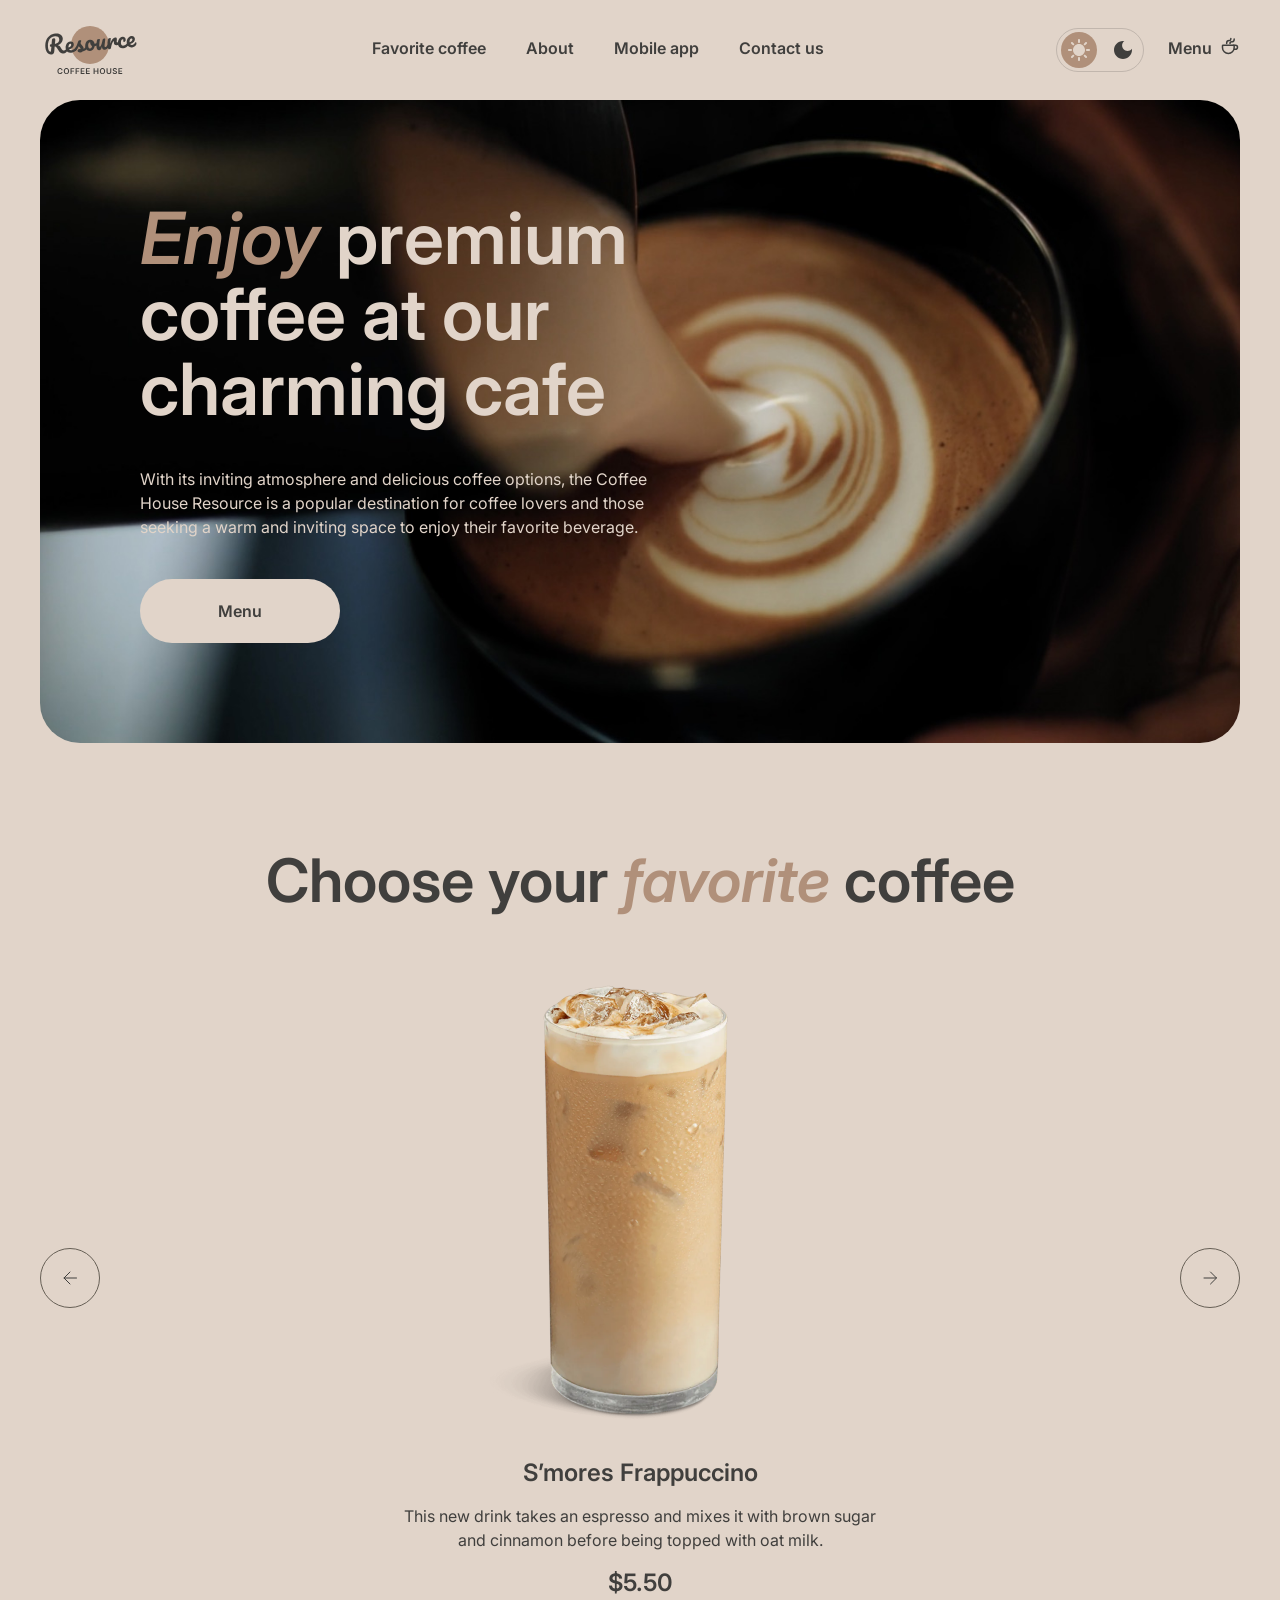
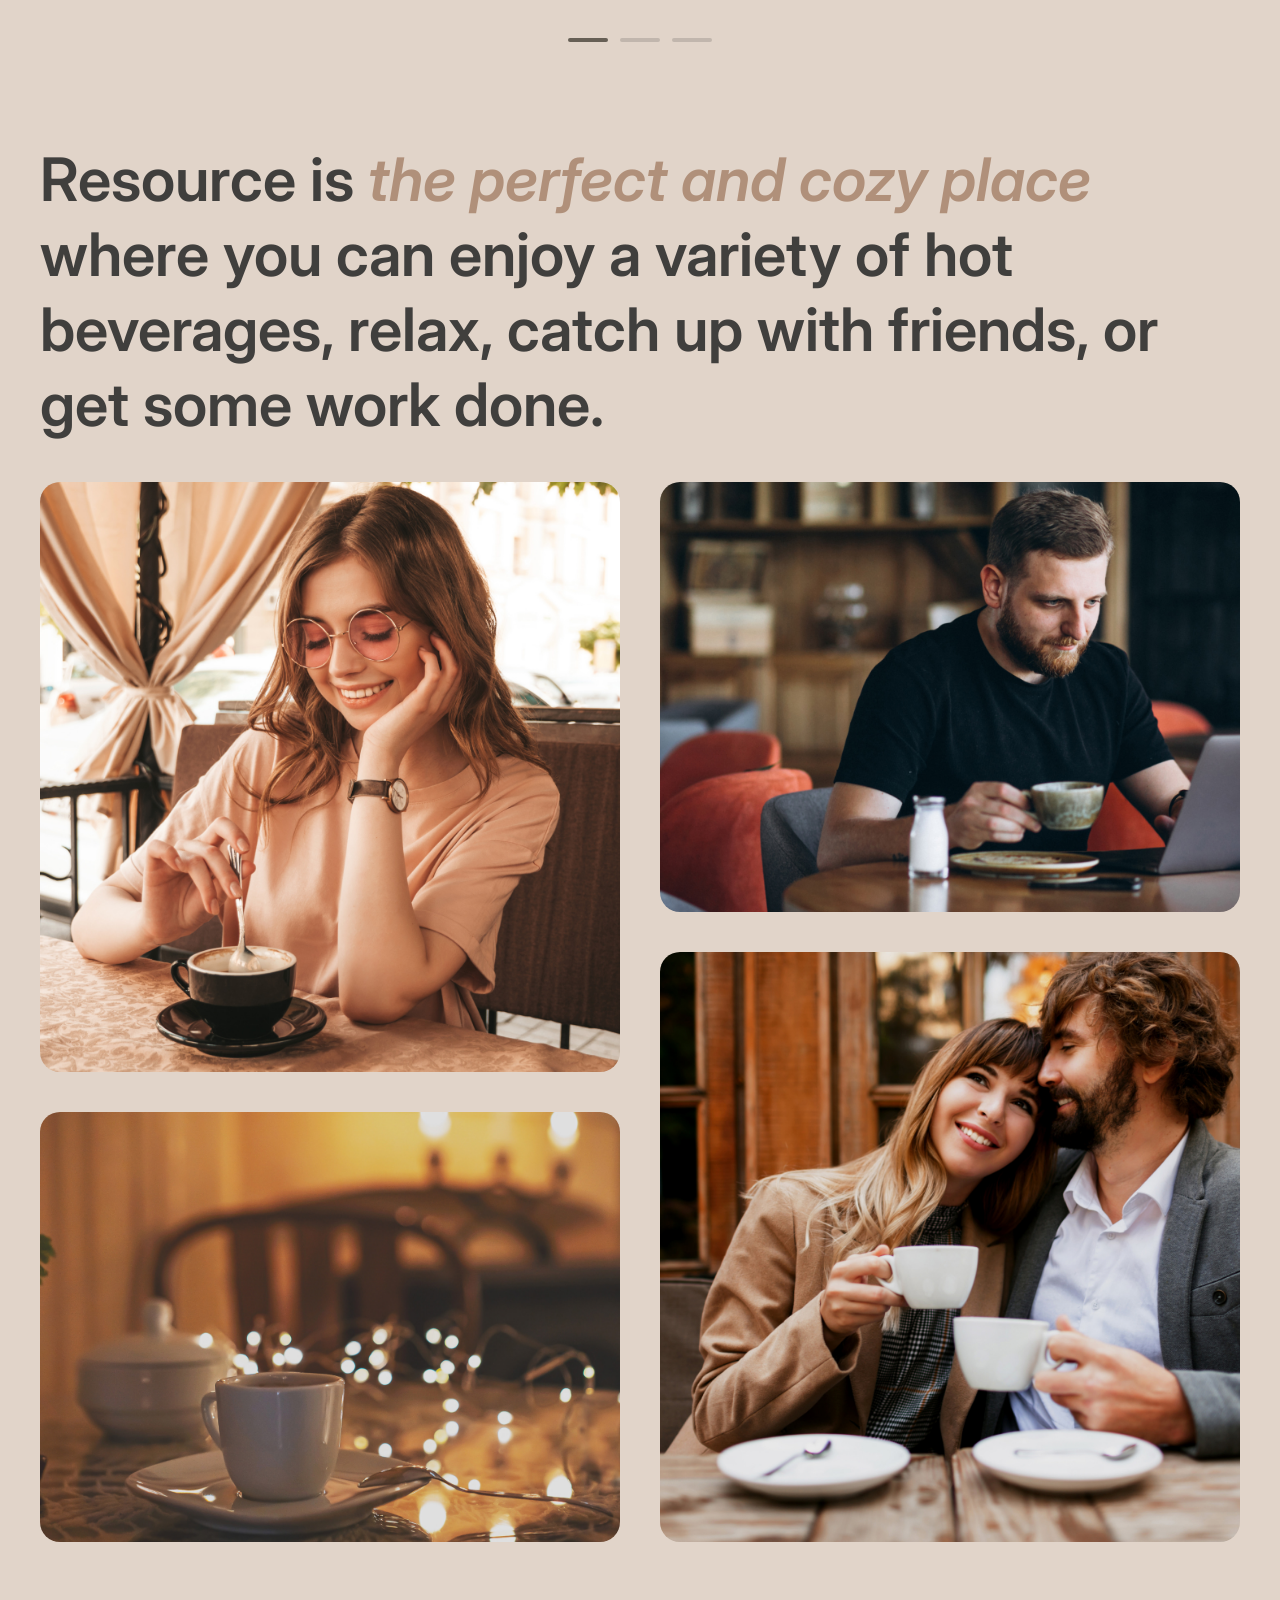
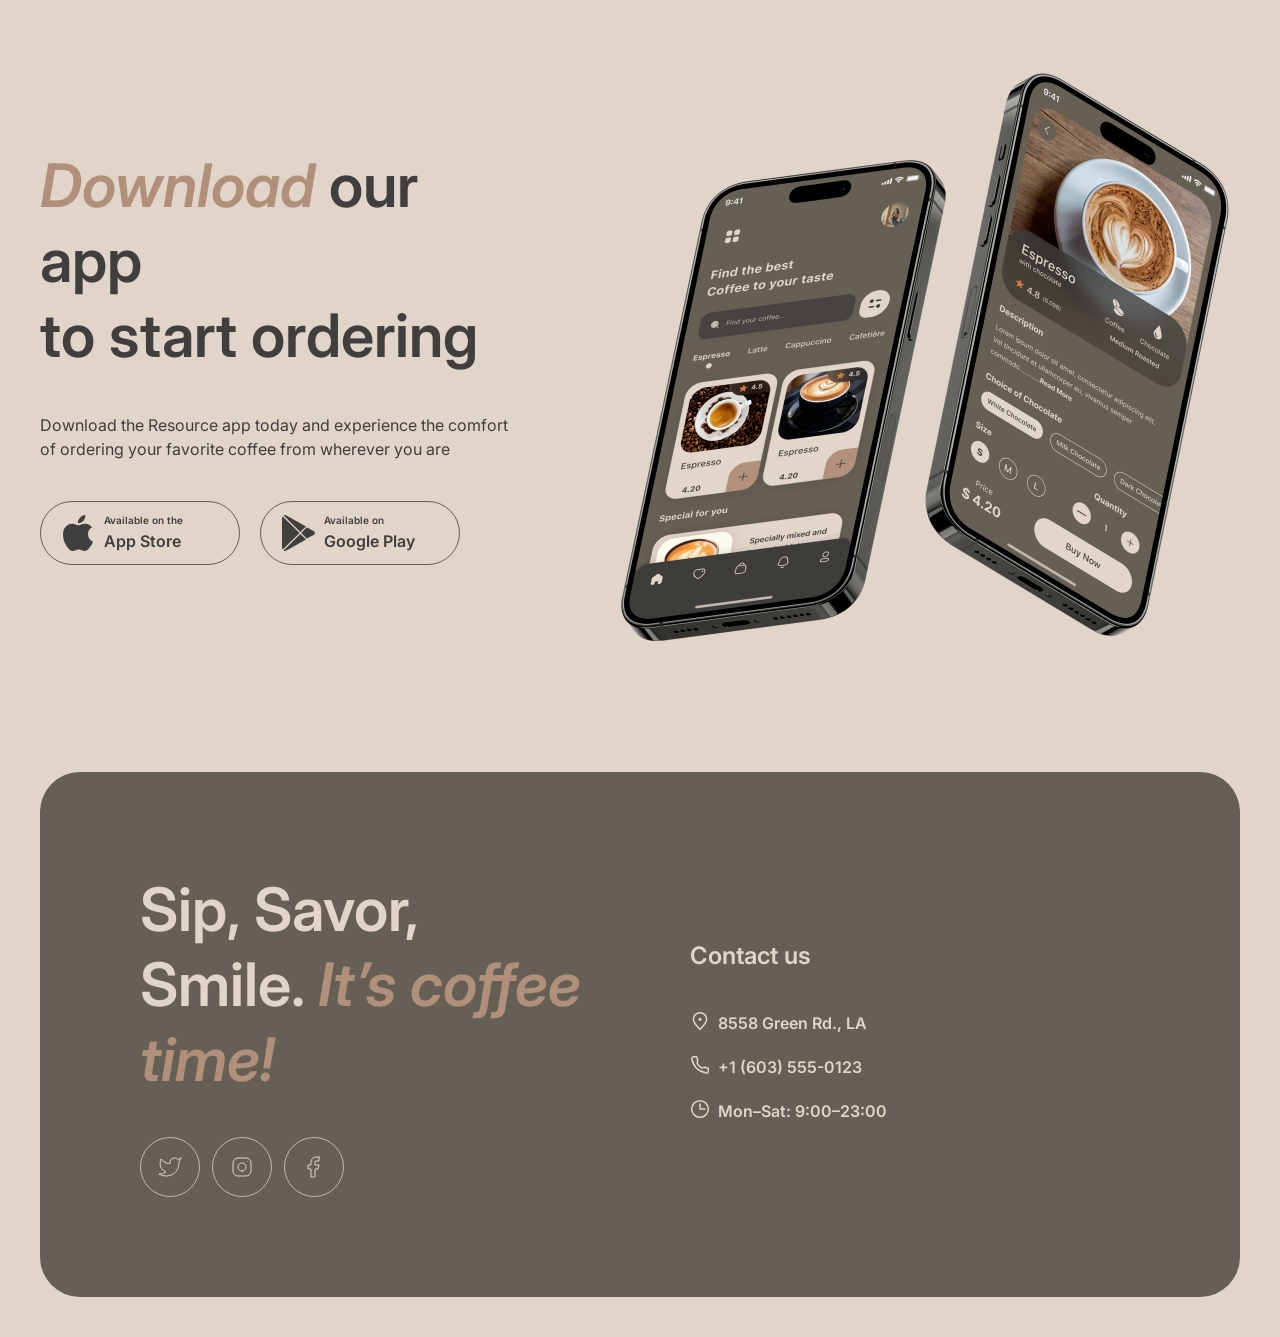
<file: index.html>
<!DOCTYPE html>
<html lang="en">
<head>
  <meta charset="UTF-8">
  <meta name="viewport" content="width=device-width, initial-scale=1.0">
  <meta name="description" content="Coffee House Resource — premium coffee in a cozy cafe">
  <title>Coffee House Resource</title>
  <link rel="icon" href="assets/icons/favicon.svg" type="image/svg+xml">
  <link rel="preconnect" href="https://fonts.googleapis.com">
  <link rel="preconnect" href="https://fonts.gstatic.com" crossorigin>
  <link href="https://fonts.googleapis.com/css2?family=Inter:ital,wght@0,400;0,600;1,600&display=swap" rel="stylesheet">
  <link rel="stylesheet" href="css/style.css">
  <script src="js/theme.js"></script>
  <script type="module" src="js/burger.js"></script>
  <script type="module" src="js/slider.js"></script>
</head>
<body>
  <header class="header container">
    <a class="logo" href="index.html" aria-label="Coffee House Resource — home">
      <img class="logo__img logo__img--light" src="assets/icons/logo.svg" width="100" height="60" alt="">
      <img class="logo__img logo__img--dark" src="assets/icons/logo-dark.svg" width="100" height="60" alt="">
    </a>
    <nav class="nav" id="main-nav" aria-label="Main navigation">
      <ul class="nav__list">
        <li><a class="link" href="#favorite-coffee">Favorite coffee</a></li>
        <li><a class="link" href="#about">About</a></li>
        <li><a class="link" href="#mobile-app">Mobile app</a></li>
        <li><a class="link" href="#contacts">Contact us</a></li>
        <li class="nav__item--mobile"><a class="link" href="menu.html">Menu <span class="icon icon-coffee-cup" aria-hidden="true"></span></a></li>
      </ul>
    </nav>
    <div class="header__actions">
      <button class="theme-switch" type="button" role="switch" aria-checked="false" aria-label="Dark theme">
        <span class="theme-switch__option theme-switch__option--light"><span class="icon icon-sun" aria-hidden="true"></span></span>
        <span class="theme-switch__option theme-switch__option--dark"><span class="icon icon-moon" aria-hidden="true"></span></span>
      </button>
      <nav class="header__menu-nav" aria-label="Menu page">
        <a class="link header__menu-link" href="menu.html">Menu <span class="icon icon-coffee-cup" aria-hidden="true"></span></a>
      </nav>
      <button class="burger" type="button" aria-label="Open menu" aria-expanded="false" aria-controls="main-nav">
        <span class="burger__line" aria-hidden="true"></span>
        <span class="burger__line" aria-hidden="true"></span>
      </button>
    </div>
  </header>

  <main>
    <section class="hero container">
      <div class="hero__inner">
        <img class="hero__bg" src="assets/img/hero.jpg" width="1440" height="745" alt="">
        <div class="hero__content">
          <h1 class="heading-1 hero__title"><span class="accent">Enjoy</span> premium coffee at our charming cafe</h1>
          <p class="hero__text">With its inviting atmosphere and delicious coffee options, the Coffee House Resource is a popular destination for coffee lovers and those seeking a warm and inviting space to enjoy their favorite beverage.</p>
          <a class="button-primary" href="menu.html">Menu <span class="icon icon-coffee-cup" aria-hidden="true"></span></a>
        </div>
      </div>
    </section>

    <section class="favorite container" id="favorite-coffee">
      <h2 class="heading-2 favorite__title">Choose your <span class="accent">favorite</span> coffee</h2>
      <div class="slider">
        <div class="slider__row">
          <button class="button-icon slider__arrow" type="button" aria-label="Previous slide">
            <span class="icon icon-arrow-left" aria-hidden="true"></span>
          </button>
          <div class="slider__viewport">
            <ul class="slider__track">
              <li class="slide">
                <img class="slide__img" src="assets/img/coffee-slider-1.png" width="480" height="480" alt="S’mores Frappuccino in a tall glass">
                <h3 class="heading-3">S’mores Frappuccino</h3>
                <p>This new drink takes an espresso and mixes it with brown sugar and cinnamon before being topped with oat milk.</p>
                <p class="heading-3 slide__price">$5.50</p>
              </li>
              <li class="slide">
                <img class="slide__img" src="assets/img/coffee-slider-2.png" width="480" height="480" alt="Caramel Macchiato with whipped cream">
                <h3 class="heading-3">Caramel Macchiato</h3>
                <p>Fragrant and unique classic espresso with rich caramel-peanut syrup, with cream under whipped thick foam.</p>
                <p class="heading-3 slide__price">$5.00</p>
              </li>
              <li class="slide">
                <img class="slide__img" src="assets/img/coffee-slider-3.png" width="480" height="480" alt="Ice coffee with milk">
                <h3 class="heading-3">Ice coffee</h3>
                <p>A popular summer drink that tones and invigorates. Prepared from coffee, milk and ice.</p>
                <p class="heading-3 slide__price">$4.50</p>
              </li>
            </ul>
          </div>
          <button class="button-icon slider__arrow" type="button" aria-label="Next slide">
            <span class="icon icon-arrow-right" aria-hidden="true"></span>
          </button>
        </div>
        <div class="slider__controls">
          <button class="slider__control slider__control--active" type="button" aria-label="Slide 1" aria-current="true"></button>
          <button class="slider__control" type="button" aria-label="Slide 2"></button>
          <button class="slider__control" type="button" aria-label="Slide 3"></button>
        </div>
      </div>
    </section>

    <section class="about container" id="about">
      <h2 class="heading-2">Resource is <span class="accent">the perfect and cozy place</span> where you can enjoy a variety of hot beverages, relax, catch up with friends, or get some work done.</h2>
      <div class="about__images">
        <div class="about__column">
          <div class="about__box about__box--tall">
            <img src="assets/img/about-1.jpg" width="726" height="726" alt="Smiling woman stirring a cup of coffee" loading="lazy">
          </div>
          <div class="about__box about__box--short about__box--optional">
            <img src="assets/img/about-2.jpg" width="726" height="726" alt="Cup of coffee on a table with warm lights" loading="lazy">
          </div>
        </div>
        <div class="about__column">
          <div class="about__box about__box--short about__box--optional">
            <img src="assets/img/about-3.jpg" width="726" height="726" alt="Man working with a laptop and a cup of coffee" loading="lazy">
          </div>
          <div class="about__box about__box--tall">
            <img src="assets/img/about-4.jpg" width="726" height="726" alt="Happy couple drinking coffee together" loading="lazy">
          </div>
        </div>
      </div>
    </section>

    <section class="app container" id="mobile-app">
      <div class="app__offer">
        <h2 class="heading-2"><span class="accent">Download</span> our app <br>to start ordering</h2>
        <p>Download the Resource app today and experience the comfort of ordering your favorite coffee from wherever you are</p>
        <div class="app__buttons">
          <a class="store-button" href="https://www.apple.com/app-store/" target="_blank" rel="noopener noreferrer">
            <span class="icon icon-apple" aria-hidden="true"></span>
            <span class="store-button__text"><span class="store-button__caption">Available on the</span> App Store</span>
          </a>
          <a class="store-button" href="https://play.google.com/store" target="_blank" rel="noopener noreferrer">
            <span class="icon icon-google-play" aria-hidden="true"></span>
            <span class="store-button__text"><span class="store-button__caption">Available on</span> Google Play</span>
          </a>
        </div>
      </div>
      <img class="app__screens" src="assets/img/mobile-screens.png" width="630" height="630" alt="Two smartphones with the Resource coffee ordering app" loading="lazy">
    </section>
  </main>

  <footer class="footer container" id="contacts">
    <div class="footer__inner">
      <div class="footer__offer">
        <h2 class="heading-2">Sip, Savor, Smile. <span class="accent">It’s coffee time!</span></h2>
        <ul class="socials">
          <li>
            <a class="socials__link" href="https://x.com/" target="_blank" rel="noopener noreferrer" aria-label="Twitter">
              <span class="icon icon-twitter" aria-hidden="true"></span>
            </a>
          </li>
          <li>
            <a class="socials__link" href="https://www.instagram.com/" target="_blank" rel="noopener noreferrer" aria-label="Instagram">
              <span class="icon icon-instagram" aria-hidden="true"></span>
            </a>
          </li>
          <li>
            <a class="socials__link" href="https://www.facebook.com/" target="_blank" rel="noopener noreferrer" aria-label="Facebook">
              <span class="icon icon-facebook" aria-hidden="true"></span>
            </a>
          </li>
        </ul>
      </div>
      <div class="footer__contacts">
        <h3 class="heading-3">Contact us</h3>
        <address class="contacts">
          <a class="link contacts__item" href="https://www.google.com/maps/search/?api=1&amp;query=8558+Green+Rd,+Los+Angeles" target="_blank" rel="noopener noreferrer">
            <span class="icon icon-pin" aria-hidden="true"></span> 8558 Green Rd.,  LA
          </a>
          <a class="link contacts__item" href="tel:+16035550123">
            <span class="icon icon-phone" aria-hidden="true"></span> +1 (603) 555-0123
          </a>
          <p class="contacts__item contacts__hours">
            <span class="icon icon-clock" aria-hidden="true"></span> Mon–Sat: 9:00–23:00
          </p>
        </address>
      </div>
    </div>
  </footer>
</body>
</html>
</file>
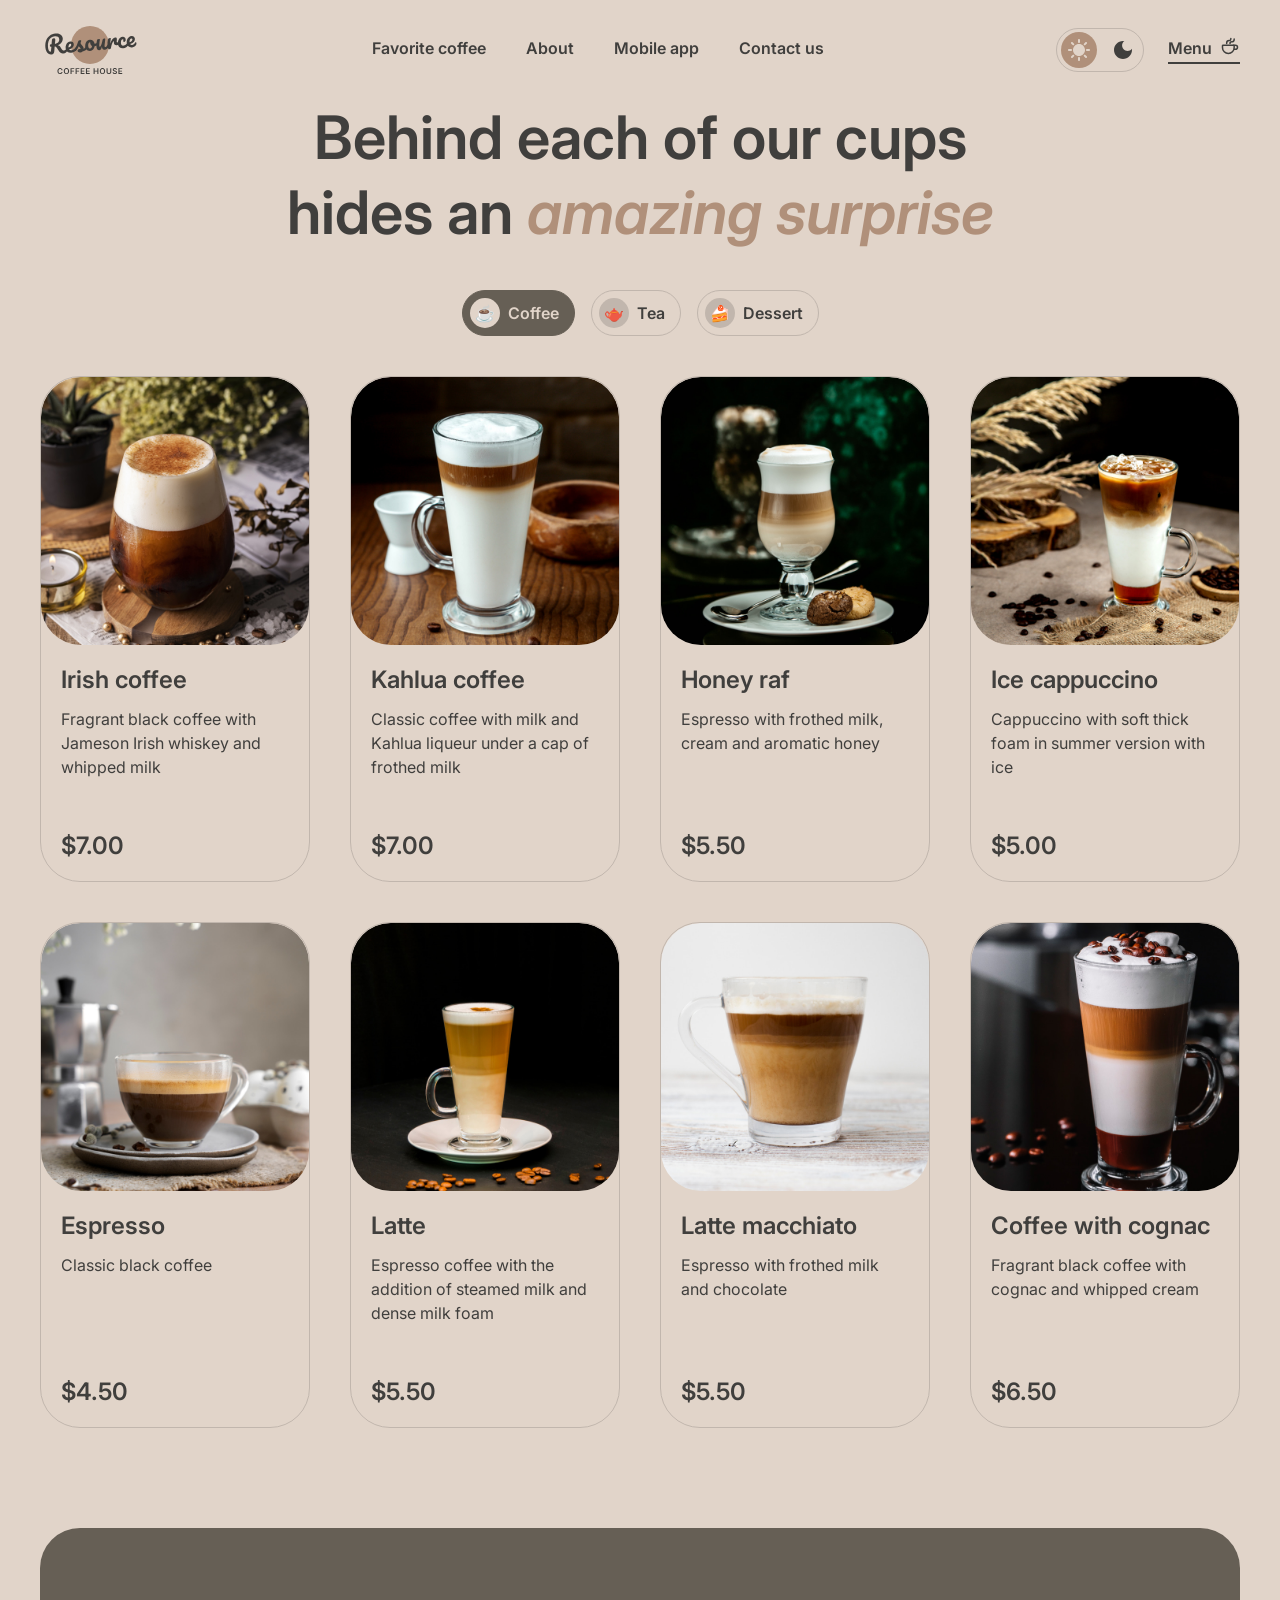
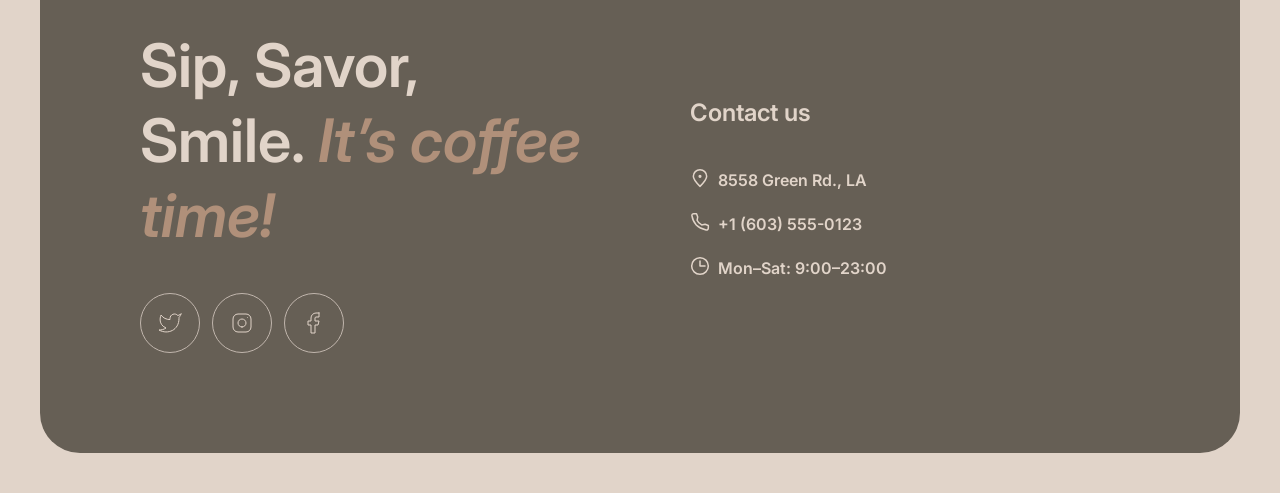
<file: menu.html>
<!DOCTYPE html>
<html lang="en">
<head>
  <meta charset="UTF-8">
  <meta name="viewport" content="width=device-width, initial-scale=1.0">
  <meta name="description" content="Coffee House Resource — menu of coffee, tea and desserts">
  <title>Menu — Coffee House Resource</title>
  <link rel="icon" href="assets/icons/favicon.svg" type="image/svg+xml">
  <link rel="preconnect" href="https://fonts.googleapis.com">
  <link rel="preconnect" href="https://fonts.gstatic.com" crossorigin>
  <link href="https://fonts.googleapis.com/css2?family=Inter:ital,wght@0,400;0,600;1,600&display=swap" rel="stylesheet">
  <link rel="stylesheet" href="css/style.css">
  <script src="js/theme.js"></script>
  <script type="module" src="js/burger.js"></script>
  <script type="module" src="js/menu.js"></script>
</head>
<body>
  <header class="header container">
    <a class="logo" href="index.html" aria-label="Coffee House Resource — home">
      <img class="logo__img logo__img--light" src="assets/icons/logo.svg" width="100" height="60" alt="">
      <img class="logo__img logo__img--dark" src="assets/icons/logo-dark.svg" width="100" height="60" alt="">
    </a>
    <nav class="nav" id="main-nav" aria-label="Main navigation">
      <ul class="nav__list">
        <li><a class="link" href="index.html#favorite-coffee">Favorite coffee</a></li>
        <li><a class="link" href="index.html#about">About</a></li>
        <li><a class="link" href="index.html#mobile-app">Mobile app</a></li>
        <li><a class="link" href="index.html#contacts">Contact us</a></li>
        <li class="nav__item--mobile"><a class="link link--active" href="menu.html" aria-current="page">Menu <span class="icon icon-coffee-cup" aria-hidden="true"></span></a></li>
      </ul>
    </nav>
    <div class="header__actions">
      <button class="theme-switch" type="button" role="switch" aria-checked="false" aria-label="Dark theme">
        <span class="theme-switch__option theme-switch__option--light"><span class="icon icon-sun" aria-hidden="true"></span></span>
        <span class="theme-switch__option theme-switch__option--dark"><span class="icon icon-moon" aria-hidden="true"></span></span>
      </button>
      <nav class="header__menu-nav" aria-label="Menu page">
        <a class="link link--active header__menu-link" href="menu.html" aria-current="page">Menu <span class="icon icon-coffee-cup" aria-hidden="true"></span></a>
      </nav>
      <button class="burger" type="button" aria-label="Open menu" aria-expanded="false" aria-controls="main-nav">
        <span class="burger__line" aria-hidden="true"></span>
        <span class="burger__line" aria-hidden="true"></span>
      </button>
    </div>
  </header>

  <main class="menu container">
    <div class="menu__offer">
      <h1 class="heading-2 menu__title">Behind each of our cups hides an <span class="accent">amazing surprise</span></h1>
      <div class="tabs" role="group" aria-label="Menu categories">
        <button class="tab tab--active" type="button" aria-pressed="true" data-category="coffee"><span class="tab__icon" aria-hidden="true">☕</span>Coffee</button>
        <button class="tab" type="button" aria-pressed="false" data-category="tea"><span class="tab__icon" aria-hidden="true">🫖</span>Tea</button>
        <button class="tab" type="button" aria-pressed="false" data-category="dessert"><span class="tab__icon" aria-hidden="true">🍰</span>Dessert</button>
      </div>
    </div>
    <section class="menu__category" aria-labelledby="category-title">
      <h2 class="visually-hidden" id="category-title">Coffee</h2>
      <!-- cards are rendered from data/products.json -->
      <ul class="menu__grid"></ul>
      <button class="button-icon menu__more" type="button" aria-label="Show more" hidden>
        <span class="icon icon-refresh" aria-hidden="true"></span>
      </button>
    </section>

    <!-- product modal: filled from the same product object as the card -->
    <dialog class="modal" aria-labelledby="modal-title">
      <div class="modal__content">
        <div class="modal__img-box"></div>
        <div class="modal__body">
          <div class="modal__info">
            <h2 class="heading-3" id="modal-title">Product</h2>
            <p class="modal__description"></p>
          </div>
          <form class="modal__options">
            <fieldset class="modal__option">
              <legend class="modal__option-title">Size</legend>
              <div class="modal__tabs" data-option="size"></div>
            </fieldset>
            <fieldset class="modal__option">
              <legend class="modal__option-title">Additives</legend>
              <div class="modal__tabs" data-option="additives"></div>
            </fieldset>
          </form>
          <p class="heading-3 modal__total">
            <span>Total:</span>
            <output class="modal__price" aria-live="polite"></output>
          </p>
          <p class="modal__note">
            <span class="icon icon-info" aria-hidden="true"></span>
            The cost is not final. Download our mobile app to see the final price and place your order. Earn loyalty points and enjoy your favorite coffee with up to 20% discount.
          </p>
          <button class="modal__close" type="button">Close</button>
        </div>
      </div>
    </dialog>
  </main>

  <footer class="footer container" id="contacts">
    <div class="footer__inner">
      <div class="footer__offer">
        <h2 class="heading-2">Sip, Savor, Smile. <span class="accent">It’s coffee time!</span></h2>
        <ul class="socials">
          <li>
            <a class="socials__link" href="https://x.com/" target="_blank" rel="noopener noreferrer" aria-label="Twitter">
              <span class="icon icon-twitter" aria-hidden="true"></span>
            </a>
          </li>
          <li>
            <a class="socials__link" href="https://www.instagram.com/" target="_blank" rel="noopener noreferrer" aria-label="Instagram">
              <span class="icon icon-instagram" aria-hidden="true"></span>
            </a>
          </li>
          <li>
            <a class="socials__link" href="https://www.facebook.com/" target="_blank" rel="noopener noreferrer" aria-label="Facebook">
              <span class="icon icon-facebook" aria-hidden="true"></span>
            </a>
          </li>
        </ul>
      </div>
      <div class="footer__contacts">
        <h3 class="heading-3">Contact us</h3>
        <address class="contacts">
          <a class="link contacts__item" href="https://www.google.com/maps/search/?api=1&amp;query=8558+Green+Rd,+Los+Angeles" target="_blank" rel="noopener noreferrer">
            <span class="icon icon-pin" aria-hidden="true"></span> 8558 Green Rd.,  LA
          </a>
          <a class="link contacts__item" href="tel:+16035550123">
            <span class="icon icon-phone" aria-hidden="true"></span> +1 (603) 555-0123
          </a>
          <p class="contacts__item contacts__hours">
            <span class="icon icon-clock" aria-hidden="true"></span> Mon–Sat: 9:00–23:00
          </p>
        </address>
      </div>
    </div>
  </footer>
</body>
</html>
</file>
<file: css/style.css>
/* ==========================================================================
   Design tokens
   ========================================================================== */

:root {
  --text-primary: #403f3d;
  --text-inverse: #e1d4c9;
  --text-accent: #b0907a;
  --bg-page: #e1d4c9;
  --bg-container: #665f55;
  --bg-overlay: rgb(64 63 61 / 80%);
  --border-primary: #c1b6ad;
  --border-inverse: #665f55;

  --radius-l: 40px;
  --radius-m: 20px;
  --radius-full: 100px;

  --container-width: 1360px;
  --page-gutter: 40px;
  --section-gap: 100px;

  --transition: 0.3s ease;

  color-scheme: light;
}

[data-theme="dark"] {
  --text-primary: #e1d4c9;
  --text-inverse: #e1d4c9;
  --text-accent: #b0907a;
  --bg-page: #292826;
  --bg-container: #403f3d;
  --bg-overlay: rgb(41 40 38 / 80%);
  --border-primary: #665f55;
  --border-inverse: #c1b6ad;

  color-scheme: dark;
}

/* ==========================================================================
   Reset
   ========================================================================== */

*,
*::before,
*::after {
  box-sizing: border-box;
}

html {
  scroll-behavior: smooth;
}

body,
h1,
h2,
h3,
p,
ul {
  margin: 0;
}

ul {
  padding: 0;
  list-style: none;
}

img {
  display: block;
  max-width: 100%;
}

a {
  color: inherit;
  text-decoration: none;
}

button {
  padding: 0;
  border: none;
  font: inherit;
  color: inherit;
  background: none;
  cursor: pointer;
}

/* ==========================================================================
   Base
   ========================================================================== */

body {
  display: flex;
  flex-direction: column;
  gap: var(--section-gap);
  min-width: 380px;
  padding: 20px 0 40px;
  font-family: "Inter", sans-serif;
  font-size: 16px;
  font-weight: 400;
  line-height: 1.5;
  color: var(--text-primary);
  background-color: var(--bg-page);
  transition: background-color var(--transition), color var(--transition);
}

main {
  display: flex;
  flex-direction: column;
  gap: var(--section-gap);
}

.container {
  width: 100%;
  max-width: calc(var(--container-width) + var(--page-gutter) * 2);
  margin: 0 auto;
  padding: 0 var(--page-gutter);
}

/* set from JS while the burger menu or the modal is open */
.scroll-lock {
  overflow: hidden;
}

.visually-hidden {
  position: absolute;
  width: 1px;
  height: 1px;
  margin: -1px;
  padding: 0;
  overflow: hidden;
  clip: rect(0 0 0 0);
  white-space: nowrap;
  border: 0;
}

/* Typography */

.heading-1 {
  font-size: 72px;
  font-weight: 600;
  line-height: 1.05;
}

.heading-2 {
  font-size: 60px;
  font-weight: 600;
  line-height: 1.25;
}

.heading-3 {
  font-size: 24px;
  font-weight: 600;
  line-height: 1.25;
}

.accent {
  font-style: italic;
  color: var(--text-accent);
}

/* Icons: monochrome SVGs are used as masks so they follow currentColor */

.icon {
  flex-shrink: 0;
  display: inline-block;
  width: 20px;
  height: 20px;
  background-color: currentColor;
  mask: var(--icon) center / contain no-repeat;
}

.icon-coffee-cup { --icon: url("../assets/icons/coffee-cup.svg"); }
.icon-arrow-left { --icon: url("../assets/icons/arrow-left.svg"); }
.icon-arrow-right { --icon: url("../assets/icons/arrow-right.svg"); }
.icon-sun { --icon: url("../assets/icons/sun.svg"); }
.icon-moon { --icon: url("../assets/icons/moon.svg"); }
.icon-apple { --icon: url("../assets/icons/apple.svg"); }
.icon-google-play { --icon: url("../assets/icons/google-play.svg"); }
.icon-twitter { --icon: url("../assets/icons/twitter.svg"); }
.icon-instagram { --icon: url("../assets/icons/instagram.svg"); }
.icon-facebook { --icon: url("../assets/icons/facebook.svg"); }
.icon-pin { --icon: url("../assets/icons/pin.svg"); }
.icon-phone { --icon: url("../assets/icons/phone.svg"); }
.icon-clock { --icon: url("../assets/icons/clock.svg"); }
.icon-refresh { --icon: url("../assets/icons/refresh.svg"); }
.icon-info { --icon: url("../assets/icons/info.svg"); }

/* ==========================================================================
   Components
   ========================================================================== */

/* Link with an underline growing from the center on hover */

.link {
  position: relative;
  display: inline-flex;
  align-items: flex-start;
  gap: 8px;
  padding-bottom: 4px;
  font-weight: 600;
}

.link::after {
  content: "";
  position: absolute;
  bottom: 0;
  left: 50%;
  width: 0;
  height: 2px;
  background-color: currentColor;
  transform: translateX(-50%);
  transition: width var(--transition);
}

.link:hover::after,
.link--active::after {
  width: 100%;
}

/* Primary button (hero) */

.button-primary {
  display: inline-flex;
  align-items: center;
  justify-content: center;
  gap: 8px;
  width: 200px;
  padding: 20px;
  border-radius: var(--radius-full);
  font-weight: 600;
  color: var(--text-primary);
  background-color: var(--bg-page);
  transition: background-color var(--transition), color var(--transition);
}

.button-primary .icon {
  width: 0;
  margin-left: -8px;
  transition: width var(--transition), margin var(--transition);
}

.button-primary:hover .icon {
  width: 20px;
  margin-left: 0;
}

/* Round icon button (slider arrows, load more) */

.button-icon {
  display: inline-flex;
  flex-shrink: 0;
  align-items: center;
  justify-content: center;
  width: 60px;
  height: 60px;
  border: 1px solid var(--border-inverse);
  border-radius: var(--radius-full);
  color: var(--text-primary);
  transition: background-color var(--transition), color var(--transition);
}

.button-icon .icon {
  width: 24px;
  height: 24px;
}

.button-icon:hover {
  color: var(--bg-page);
  background-color: var(--border-inverse);
}

/* ==========================================================================
   Header
   ========================================================================== */

.header {
  display: flex;
  align-items: center;
  justify-content: space-between;
  gap: 40px;
}

.logo {
  flex-shrink: 0;
  display: block;
  width: 100px;
  height: 60px;
  transition: opacity var(--transition);
}

.logo:hover {
  opacity: 0.8;
}

.logo__img--dark,
[data-theme="dark"] .logo__img--light {
  display: none;
}

[data-theme="dark"] .logo__img--dark {
  display: block;
}

.nav {
  flex-grow: 1;
}

.nav__list {
  display: flex;
  justify-content: center;
  gap: 40px;
}

/* the menu page link is already in the header; it is repeated in the burger menu */
.nav__item--mobile {
  display: none;
}

.header__actions {
  display: flex;
  align-items: center;
  gap: 24px;
}

/* Theme switch */

.theme-switch {
  display: flex;
  align-items: center;
  gap: 8px;
  width: 88px;
  height: 44px;
  padding: 4px;
  border: 1px solid var(--border-primary);
  border-radius: var(--radius-full);
  transition: border-color var(--transition);
}

.theme-switch__option {
  display: flex;
  align-items: center;
  justify-content: center;
  width: 36px;
  height: 36px;
  border-radius: 50%;
  color: var(--text-primary);
  transition: background-color var(--transition), color var(--transition);
}

.theme-switch__option .icon {
  width: 36px;
  height: 36px;
}

.theme-switch[aria-checked="false"] .theme-switch__option--light,
.theme-switch[aria-checked="true"] .theme-switch__option--dark {
  color: var(--bg-page);
  background-color: var(--text-accent);
}

.theme-switch:hover {
  border-color: var(--text-accent);
}

/* Burger (shown on tablet and mobile) */

.burger {
  position: relative;
  display: none;
  align-items: center;
  justify-content: center;
  width: 44px;
  height: 44px;
  border: 1px solid var(--border-inverse);
  border-radius: var(--radius-full);
  color: var(--text-primary);
  transition: background-color var(--transition), color var(--transition);
}

/* two lines that turn into a cross when the menu is open */
.burger__line {
  position: absolute;
  top: 50%;
  left: 50%;
  width: 16px;
  height: 1.5px;
  margin: -0.75px 0 0 -8px;
  border-radius: 1px;
  background-color: currentColor;
  transition: transform var(--transition);
}

.burger__line:first-child {
  transform: translateY(-4px);
}

.burger__line:last-child {
  transform: translateY(4px);
}

.burger[aria-expanded="true"] .burger__line:first-child {
  transform: rotate(45deg);
}

.burger[aria-expanded="true"] .burger__line:last-child {
  transform: rotate(-45deg);
}

.burger:hover {
  color: var(--bg-page);
  background-color: var(--border-inverse);
}

/* ==========================================================================
   Hero
   ========================================================================== */

.hero {
  margin-top: calc(20px - var(--section-gap));
}

.hero__inner {
  position: relative;
  display: flex;
  align-items: center;
  padding: 100px;
  border-radius: var(--radius-l);
  overflow: hidden;
}

.hero__bg {
  position: absolute;
  inset: 0;
  width: 100%;
  height: 100%;
  object-fit: cover;
}

.hero__content {
  position: relative;
  display: flex;
  flex-direction: column;
  align-items: flex-start;
  gap: 40px;
  max-width: 530px;
  color: var(--text-inverse);
}

/* ==========================================================================
   Favorite coffee (slider)
   ========================================================================== */

.favorite {
  display: flex;
  flex-direction: column;
  gap: 40px;
}

.favorite__title {
  text-align: center;
}

.slider {
  display: flex;
  flex-direction: column;
  align-items: center;
  gap: 40px;
}

.slider__row {
  display: flex;
  align-items: center;
  gap: 40px;
  width: 100%;
}

.slider__viewport {
  flex-grow: 1;
  min-width: 0;
  overflow: hidden;
  touch-action: pan-y;
}

.slider__track {
  display: flex;
  transition: transform 0.6s ease-in-out;
}

.slide {
  flex: 0 0 100%;
  display: flex;
  flex-direction: column;
  align-items: center;
  gap: 16px;
  text-align: center;
}

.slide > * {
  width: 100%;
  max-width: 480px;
}

.slide__img {
  height: auto;
  aspect-ratio: 1;
  margin-bottom: 4px;
  object-fit: cover;
}

.slider__controls {
  display: flex;
  gap: 12px;
}

.slider__control {
  position: relative;
  width: 40px;
  height: 4px;
  border-radius: var(--radius-full);
  background-color: var(--border-primary);
  transition: background-color var(--transition);
}

/* enlarges the clickable area without changing the look */
.slider__control::before {
  content: "";
  position: absolute;
  inset: -10px 0;
}

.slider__control:hover,
.slider__control--active {
  background-color: var(--border-inverse);
}

/* ==========================================================================
   About
   ========================================================================== */

.about {
  display: flex;
  flex-direction: column;
  gap: 40px;
}

.about__images {
  display: grid;
  grid-template-columns: repeat(2, 1fr);
  gap: 40px;
}

.about__column {
  display: flex;
  flex-direction: column;
  gap: 40px;
}

.about__box {
  border-radius: var(--radius-m);
  overflow: hidden;
}

.about__box--tall {
  height: 590px;
}

.about__box--short {
  height: 430px;
}

.about__box img {
  width: 100%;
  height: 100%;
  object-fit: cover;
  transition: transform 0.5s ease;
}

.about__box:hover img {
  transform: scale(1.1);
}

/* ==========================================================================
   Mobile app
   ========================================================================== */

.app {
  display: flex;
  align-items: center;
  gap: 100px;
}

.app__offer {
  flex: 1 1 0;
  display: flex;
  flex-direction: column;
  align-items: flex-start;
  gap: 40px;
}

.app__buttons {
  display: flex;
  flex-wrap: wrap;
  gap: 20px;
}

.app__screens {
  flex-shrink: 1;
  width: 630px;
  min-width: 0;
  height: auto;
  aspect-ratio: 1;
}

.store-button {
  display: flex;
  align-items: center;
  gap: 8px;
  width: 200px;
  padding: 11px 19px;
  border: 1px solid var(--border-inverse);
  border-radius: var(--radius-full);
  font-weight: 600;
  color: var(--text-primary);
  transition: background-color var(--transition), color var(--transition);
}

.store-button:hover {
  color: var(--bg-page);
  background-color: var(--border-inverse);
}

.store-button .icon {
  width: 36px;
  height: 36px;
}

.icon-google-play {
  transform: scaleY(-1);
}

.store-button__text {
  display: flex;
  flex-direction: column;
  gap: 2px;
}

.store-button__caption {
  font-size: 10px;
  line-height: 1.4;
}

/* ==========================================================================
   Footer
   ========================================================================== */

.footer__inner {
  display: flex;
  align-items: center;
  gap: 100px;
  padding: 100px;
  border-radius: var(--radius-l);
  color: var(--text-inverse);
  background-color: var(--bg-container);
  transition: background-color var(--transition);
}

.footer__offer,
.footer__contacts {
  flex: 1 1 0;
  display: flex;
  flex-direction: column;
  align-items: flex-start;
  gap: 40px;
}

.socials {
  display: flex;
  gap: 12px;
}

.socials__link {
  display: flex;
  align-items: center;
  justify-content: center;
  width: 60px;
  height: 60px;
  border: 1px solid var(--border-primary);
  border-radius: var(--radius-full);
  transition: background-color var(--transition), color var(--transition), border-color var(--transition);
}

.socials__link .icon {
  width: 24px;
  height: 24px;
}

.socials__link:hover {
  border-color: var(--text-inverse);
  color: var(--bg-container);
  background-color: var(--text-inverse);
}

.contacts {
  display: flex;
  flex-direction: column;
  align-items: flex-start;
  gap: 16px;
  font-style: normal;
}

.contacts__item {
  display: inline-flex;
  gap: 8px;
  font-weight: 600;
  white-space: nowrap;
}

.contacts__hours {
  padding-bottom: 4px;
}

/* ==========================================================================
   Menu page
   ========================================================================== */

.menu {
  gap: 40px;
  margin-top: calc(20px - var(--section-gap));
}

.menu__offer {
  display: flex;
  flex-direction: column;
  align-items: center;
  gap: 40px;
}

.menu__title {
  max-width: 800px;
  text-align: center;
}

.tabs {
  display: flex;
  flex-wrap: wrap;
  justify-content: center;
  gap: 16px;
}

.tab {
  display: flex;
  align-items: center;
  gap: 8px;
  padding: 7px 15px 7px 7px;
  border: 1px solid var(--border-primary);
  border-radius: var(--radius-full);
  font-weight: 600;
  transition: background-color var(--transition), border-color var(--transition), color var(--transition);
}

.tab__icon {
  display: flex;
  align-items: center;
  justify-content: center;
  width: 30px;
  height: 30px;
  border-radius: 50%;
  background-color: var(--border-primary);
  transition: background-color var(--transition);
}

/* modal options are labels with a hidden radio or checkbox inside */
.tab:hover,
.tab--active,
.tab:has(:checked) {
  border-color: var(--bg-container);
  color: var(--text-inverse);
  background-color: var(--bg-container);
}

.tab:hover .tab__icon,
.tab--active .tab__icon,
.tab:has(:checked) .tab__icon {
  color: #403f3d;
  background-color: #e1d4c9;
}

.tab:has(:focus-visible) {
  outline: 2px solid var(--text-accent);
  outline-offset: 4px;
}

.tab--active {
  cursor: default;
}

.menu__category {
  display: flex;
  flex-direction: column;
  align-items: center;
  gap: 40px;
}

.menu__grid {
  display: grid;
  grid-template-columns: repeat(4, minmax(0, 310px));
  justify-content: center;
  gap: 40px;
  width: 100%;
}

.card {
  display: flex;
  flex-direction: column;
  min-height: 506px;
  border: 1px solid var(--border-primary);
  border-radius: var(--radius-l);
  overflow: hidden;
  cursor: pointer;
  transition: border-color var(--transition), box-shadow var(--transition);
  animation: card-appear 0.4s ease both;
}

@keyframes card-appear {
  from {
    opacity: 0;
    transform: translateY(20px);
  }
}

.card:hover,
.card:focus-visible {
  border-color: var(--border-inverse);
  box-shadow: 0 8px 24px rgb(0 0 0 / 12%);
  outline: none;
}

.card__img-box {
  aspect-ratio: 1;
  border-radius: var(--radius-l);
  overflow: hidden;
}

.card__img {
  width: 100%;
  height: 100%;
  object-fit: cover;
  transition: transform 0.5s ease;
}

.card:hover .card__img,
.card:focus-visible .card__img {
  transform: scale(1.1);
}

.card__body {
  flex-grow: 1;
  display: flex;
  flex-direction: column;
  justify-content: space-between;
  gap: 12px;
  padding: 20px;
}

.card__info {
  display: flex;
  flex-direction: column;
  gap: 12px;
}

.menu__message {
  grid-column: 1 / -1;
  text-align: center;
}

/* the "show more" button is only needed when not all cards fit (tablet/mobile) */
.menu__more,
.menu__more[hidden] {
  display: none;
}

/* ==========================================================================
   Product modal
   ========================================================================== */

/* the dialog itself has no padding: a click on it is a click on the backdrop */
.modal {
  width: calc(100% - var(--page-gutter) * 2);
  max-width: 800px;
  max-height: calc(100% - 32px);
  padding: 0;
  border: none;
  border-radius: var(--radius-l);
  color: var(--text-primary);
  background-color: var(--bg-page);
  opacity: 0;
  transition:
    opacity var(--transition),
    overlay var(--transition) allow-discrete,
    display var(--transition) allow-discrete;
}

.modal[open] {
  opacity: 1;
}

/* on the dark overlay the window needs an edge to stand out */
[data-theme="dark"] .modal {
  border: 1px solid var(--border-primary);
}

.modal::backdrop {
  background-color: var(--bg-overlay);
  opacity: 0;
  transition:
    opacity var(--transition),
    overlay var(--transition) allow-discrete,
    display var(--transition) allow-discrete;
}

.modal[open]::backdrop {
  opacity: 1;
}

/* only a fade: a size animation looks like a jump on phones */
@starting-style {
  .modal[open],
  .modal[open]::backdrop {
    opacity: 0;
  }
}

.modal__content {
  display: flex;
  gap: 20px;
  padding: 16px;
}

.modal__img-box {
  flex: 0 1 310px;
  align-self: flex-start;
  min-width: 0;
  aspect-ratio: 1;
  border-radius: var(--radius-l);
  overflow: hidden;
}

.modal__img {
  width: 100%;
  height: 100%;
  object-fit: cover;
}

/* the options keep their width, the photo gives way on narrower screens */
.modal__body {
  flex: 1 0 380px;
  display: flex;
  flex-direction: column;
  gap: 20px;
  min-width: 0;
}

.modal__info {
  display: flex;
  flex-direction: column;
  gap: 12px;
}

.modal__options {
  display: flex;
  flex-direction: column;
  gap: 20px;
}

.modal__option {
  min-width: 0;
  margin: 0;
  padding: 0;
  border: none;
}

.modal__option-title {
  margin-bottom: 8px;
  padding: 0;
}

.modal__tabs {
  display: flex;
  flex-wrap: wrap;
  gap: 8px;
}

.modal__tabs .tab {
  cursor: pointer;
}

.modal__total {
  display: flex;
  justify-content: space-between;
  gap: 12px;
}

.modal__note {
  display: flex;
  gap: 8px;
  padding-top: 12px;
  border-top: 1px solid var(--border-primary);
  font-size: 10px;
  font-weight: 600;
  line-height: 1.4;
}

.modal__note .icon {
  width: 16px;
  height: 16px;
}

.modal__close {
  padding: 10px;
  border: 1px solid var(--border-inverse);
  border-radius: var(--radius-full);
  font-weight: 600;
  color: var(--text-primary);
  transition: background-color var(--transition), color var(--transition);
}

.modal__close:hover {
  color: var(--bg-page);
  background-color: var(--border-inverse);
}

/* ==========================================================================
   Adaptive layout
   ========================================================================== */

/* Between 1440px and 768px the layout stays fluid: the container shrinks
   and the sections built on flex/grid reflow on their own. */

@media (max-width: 1100px) {
  .app {
    gap: 40px;
  }
}

@media (max-width: 768px) {
  :root {
    --section-gap: 60px;
  }

  /* the header stays on screen so the burger menu can always be closed */
  .header {
    position: sticky;
    top: 0;
    z-index: 10;
    margin-top: -10px;
    padding-top: 10px;
    padding-bottom: 10px;
    background-color: var(--bg-page);
    transition: background-color var(--transition);
  }

  .hero,
  .menu {
    margin-top: calc(10px - var(--section-gap));
  }

  section[id],
  footer[id] {
    scroll-margin-top: 90px;
  }

  .header__menu-nav {
    display: none;
  }

  /* burger menu panel: slides in from the right under the header */
  .nav {
    position: fixed;
    top: var(--menu-top, 90px);
    right: 0;
    bottom: 0;
    left: 0;
    overflow-y: auto;
    background-color: var(--bg-page);
    visibility: hidden;
    transform: translateX(100%);
    transition: transform var(--transition), visibility var(--transition), background-color var(--transition);
  }

  .header--menu-open .nav {
    visibility: visible;
    transform: none;
  }

  .nav__list {
    flex-direction: column;
    align-items: center;
    gap: 40px;
    padding: 60px var(--page-gutter);
    font-size: 32px;
    line-height: 1.25;
  }

  .nav__item--mobile {
    display: block;
  }

  .nav__list .icon {
    width: 40px;
    height: 40px;
  }

  .burger {
    display: flex;
  }

  .theme-switch {
    gap: 8px;
    width: 104px;
    height: 52px;
    padding: 4px;
  }

  .theme-switch__option,
  .theme-switch__option .icon {
    width: 44px;
    height: 44px;
  }

  .hero__inner {
    padding: 100px 60px;
  }

  /* only two of the four images are shown, as in the layout */
  .about__images {
    grid-template-columns: 1fr;
  }

  .about__box--optional {
    display: none;
  }

  .app {
    flex-direction: column;
    gap: 100px;
  }

  .app__screens {
    width: 100%;
    max-width: 630px;
  }

  .footer__inner {
    flex-direction: column;
    align-items: stretch;
    gap: 100px;
    padding: 100px 60px;
  }

  .menu__grid {
    grid-template-columns: repeat(2, minmax(0, 310px));
  }

  /* only the first four cards are shown until the "show more" button is pressed */
  .menu__grid--collapsed .card:nth-child(n + 5) {
    display: none;
  }

  .menu__more {
    display: inline-flex;
  }
}

@media (max-width: 620px) {
  :root {
    --page-gutter: 16px;
  }

  .heading-1 {
    font-size: 42px;
    line-height: 1.15;
  }

  .heading-2 {
    font-size: 32px;
  }

  .header {
    gap: 16px;
  }

  .hero__inner {
    padding: 60px 16px;
  }

  .hero__content {
    max-width: none;
  }

  /* as in the layout, on mobile the slides are switched by swipe and indicators */
  .slider__arrow {
    display: none;
  }

  .about__box--tall,
  .about__box--short {
    height: auto;
    aspect-ratio: 1;
  }

  .app {
    gap: 40px;
  }

  .app__buttons {
    flex-direction: column;
  }

  .footer__inner {
    gap: 60px;
    padding: 60px 16px;
  }

  .tabs {
    flex-wrap: nowrap;
    gap: 8px;
  }

  .tab {
    padding: 7px 12px 7px 7px;
  }

  .menu__grid {
    grid-template-columns: minmax(0, 348px);
  }

  .card {
    min-height: 0;
  }

  /* on narrow screens the photo is dropped to keep the options readable */
  .modal__img-box {
    display: none;
  }

  .modal__body {
    flex-basis: 0;
    flex-shrink: 1;
  }
}

/* ==========================================================================
   Accessibility
   ========================================================================== */

@media (prefers-reduced-motion: reduce) {
  html {
    scroll-behavior: auto;
  }

  *,
  *::before,
  *::after {
    transition-duration: 0.01ms !important;
    animation-duration: 0.01ms !important;
  }
}

:focus-visible {
  outline: 2px solid var(--text-accent);
  outline-offset: 4px;
}
</file>
